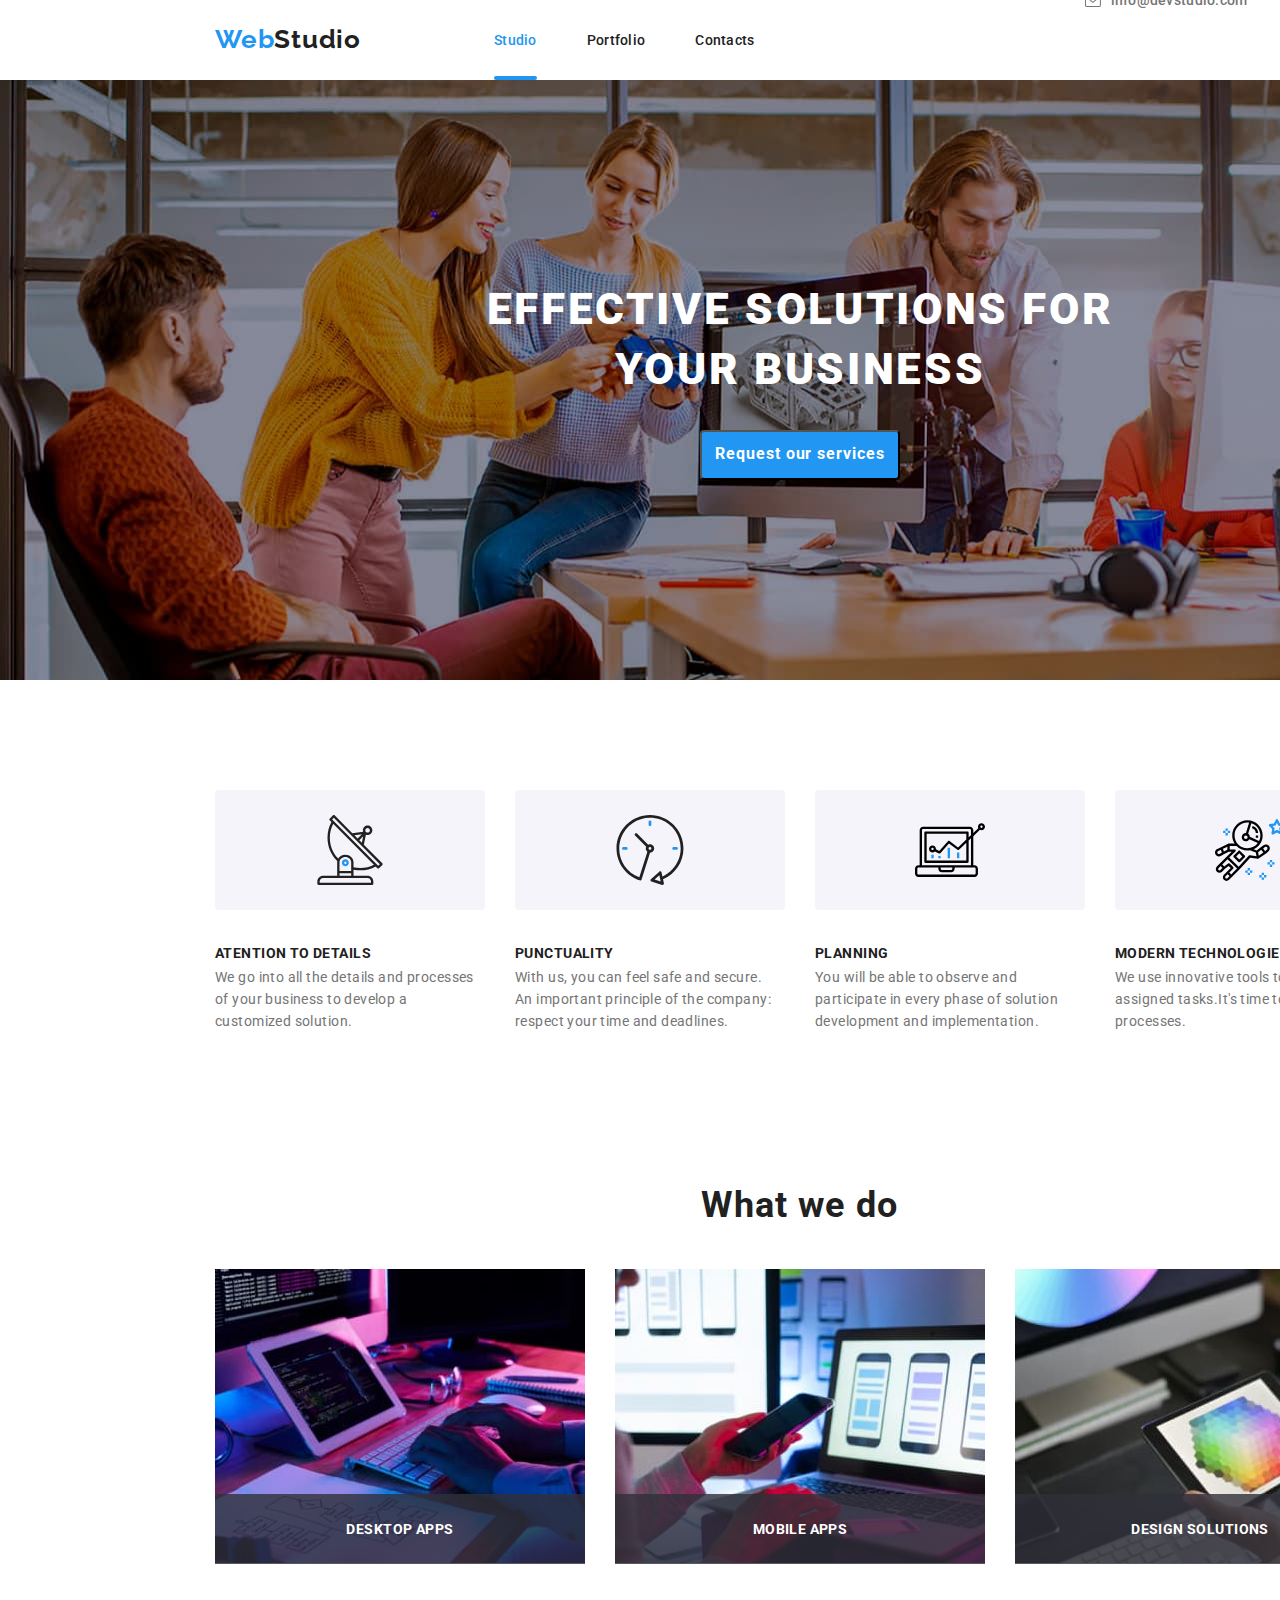
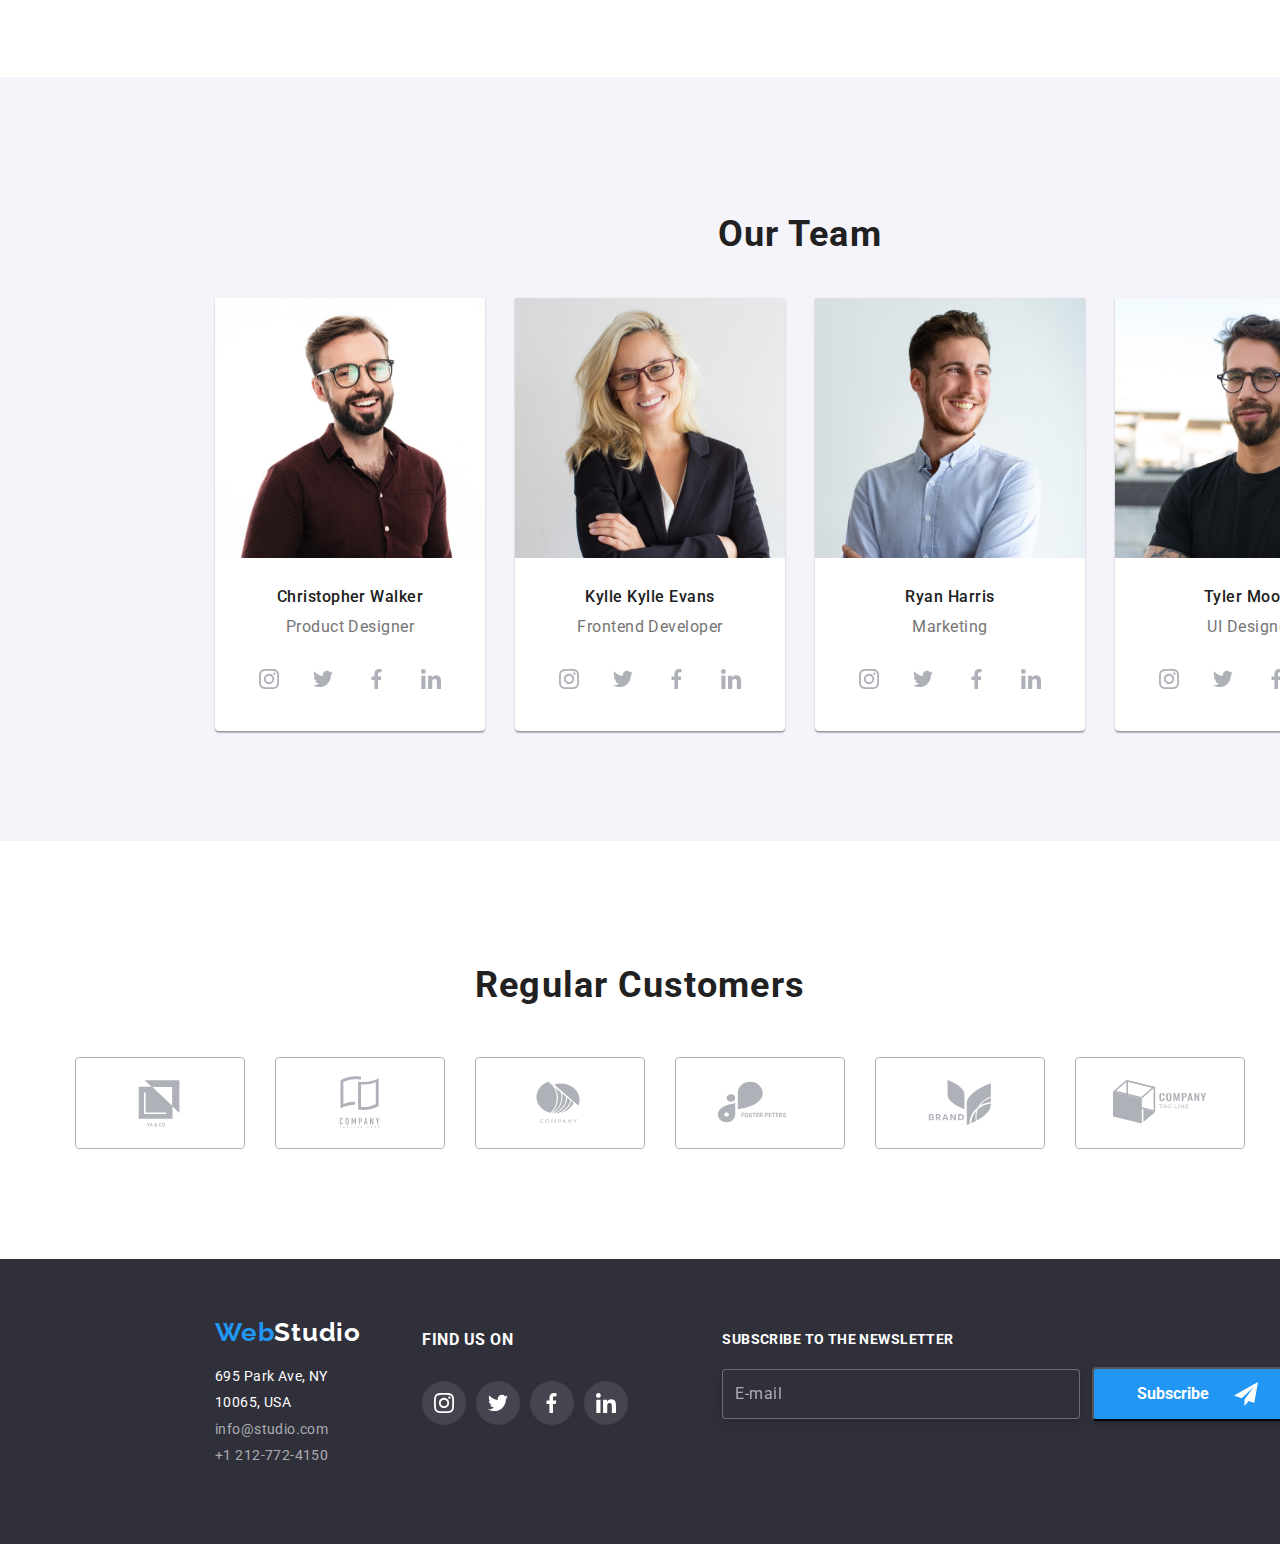
<file: index.html>
<!DOCTYPE html>
<html lang="en">
  <head>
    <meta charset="UTF-8" />
    <meta http-equiv="X-UA-Compatible" content="IE=edge" />
    <meta name="viewport" content="width=device-width, initial-scale=1.0" />
    <link rel="stylesheet" href="modern-nomalize.css" />
    <link rel="stylesheet" href="./css/main.min.css" />
    <title>WebStudio</title>
  </head>
  <body>
    <!-- Header -->
    <header class="global-header">
      <div class="container">
        <a href="https://webstudio.is" class="global-header__logo"
          ><span class="global-header__logo--part">Web</span>Studio</a
        >
        <nav class="global-header__nav">
          <ul class="global-header__menu">
            <li>
              <a
                href="index.html"
                class="studio-link current-page current-page-text-color"
                >Studio</a
              >
            </li>
            <li>
              <a href="portfolio.html" class="portofolio-link">Portfolio</a>
            </li>
            <li>
              <a href="contacts" class="contacts-link">Contacts</a>
            </li>
          </ul>
        </nav>
        <ul class="global-header__adress">
          <li>
            <div class="global-header__icons">
              <a href="mailto:info@devstudio.com" aria-label="mail-icon">
                <svg class="mail-icon">
                  <use href="./images/icons.svg.svg#icon-envelope"></use>
                </svg>
                info@devstudio.com
              </a>
            </div>
          </li>
          <li></li>
          <li>
            <div class="global-header__icons">
              <a href="tel:+12127724150" aria-label="tel-icon">
                <svg class="tel-icon">
                  <use href="./images/icons.svg.svg#icon-smartphone"></use>
                </svg>
                +1 212-772-4150</a
              >
            </div>
          </li>
        </ul>
      </div>
    </header>

    <main>
      <!-- Hero section -->
      <section class="section--hero-section">
        <div class="container">
          <h1 id="hero--title">EFFECTIVE SOLUTIONS FOR YOUR BUSINESS</h1>
          <button type="button" class="form-button" data-modal-open>
            Request our services
          </button>
        </div>
      </section>

      <!-- Ability section -->
      <section class="section--skills-section section">
        <div class="container">
          <ul>
            <li>
              <div class="skills-section__icon">
                <svg>
                  <use href="./images/icons.svg.svg#icon-antenna"></use>
                </svg>
              </div>

              <h3>ATENTION TO DETAILS</h3>
              <p>
                We go into all the details and processes <br />of your business
                to develop a <br />customized solution.
              </p>
            </li>

            <li>
              <div class="skills-section__icon">
                <svg>
                  <use href="./images/icons.svg.svg#icon-clock"></use>
                </svg>
              </div>

              <h3>PUNCTUALITY</h3>
              <p>
                With us, you can feel safe and secure. <br />
                An important principle of the company: <br />
                respect your time and deadlines.
              </p>
            </li>

            <li>
              <div class="skills-section__icon">
                <svg>
                  <use href="./images/icons.svg.svg#icon-diagram"></use>
                </svg>
              </div>
              <h3>PLANNING</h3>
              <p>
                You will be able to observe and <br />
                participate in every phase of solution <br />
                development and implementation.
              </p>
            </li>

            <li>
              <div class="skills-section__icon">
                <svg>
                  <use href="./images/icons.svg.svg#icon-astronaut"></use>
                </svg>
              </div>
              <h3>MODERN TECHNOLOGIES</h3>
              <p>
                We use innovative tools to solve <br />
                assigned tasks.It's time to simplify work <br />
                processes.
              </p>
            </li>
          </ul>
        </div>
      </section>
      <!-- "what we do" section -->
      <section class="section--what-we-do-section section">
        <div class="container">
          <h2>What we do</h2>
          <ul>
            <li class="what-we-do-section_img">
              <img
                src="./images/PC-img.jpg"
                alt="We working on computer"
                width="370"
              />
              <p>DESKTOP APPS</p>
            </li>
            <li class="what-we-do-section_img">
              <img
                src="./images/Phone-img.jpg"
                alt="We working on phone"
                width="370"
              />
              <p>Mobile APPS</p>
            </li>
            <li class="what-we-do-section_img">
              <img
                src="./images/Tablet-img.jpg"
                alt="We working on tablet"
                width="370"
              />
              <p>DESIGN SOLUTIONS</p>
            </li>
          </ul>
        </div>
      </section>
      <!-- Our Team Section -->
      <section class="section--our-team-section section">
        <div class="container">
          <h2>Our Team</h2>
          <ul>
            <li>
              <img
                src="./images/Christopher-Walker.jpg"
                alt="Photo"
                width="270"
              />
              <h4>Christopher Walker</h4>
              <p>Product Designer</p>
              <div class="our-team__card-social-links">
                <a
                  href="https://www.instagram.com/"
                  class="icon"
                  aria-label="Instagram"
                >
                  <svg>
                    <use href="./images/icons.svg.svg#icon-instagram"></use>
                  </svg>
                </a>
                <a
                  href="https://twitter.com/"
                  class="icon"
                  aria-label="Twitter"
                >
                  <svg>
                    <use href="./images/icons.svg.svg#icon-twitter"></use>
                  </svg>
                </a>
                <a
                  href="https://facebook.com/"
                  class="icon"
                  aria-label="Facebook"
                  ><svg>
                    <use href="./images/icons.svg.svg#icon-facebook"></use>
                  </svg>
                </a>
                <a
                  href="https://linkedin.com/"
                  class="icon"
                  aria-label="LinkedIn"
                >
                  <svg>
                    <use href="./images/icons.svg.svg#icon-linkedin"></use>
                  </svg>
                </a>
              </div>
            </li>
            <li>
              <img src="./images/Kylle-Evans.jpg" alt="Photo" width="270" />
              <h4>Kylle Kylle Evans</h4>
              <p>Frontend Developer</p>
              <div class="our-team__card-social-links">
                <a
                  href="https://www.instagram.com/"
                  class="icon"
                  aria-label="Instagram"
                >
                  <svg>
                    <use href="./images/icons.svg.svg#icon-instagram"></use>
                  </svg>
                </a>
                <a
                  href="https://twitter.com/"
                  class="icon"
                  aria-label="Twitter"
                >
                  <svg>
                    <use href="./images/icons.svg.svg#icon-twitter"></use>
                  </svg>
                </a>
                <a
                  href="https://facebook.com/"
                  class="icon"
                  aria-label="Facebook"
                  ><svg>
                    <use href="./images/icons.svg.svg#icon-facebook"></use>
                  </svg>
                </a>
                <a
                  href="https://linkedin.com/"
                  class="icon"
                  aria-label="LinkedIn"
                >
                  <svg>
                    <use href="./images/icons.svg.svg#icon-linkedin"></use>
                  </svg>
                </a>
              </div>
            </li>
            <li>
              <img src="./images/Ryan-Harris.jpg" alt="Photo" width="270" />
              <h4>Ryan Harris</h4>
              <p>Marketing</p>
              <div class="our-team__card-social-links">
                <a
                  href="https://www.instagram.com/"
                  class="icon"
                  aria-label="Instagram"
                >
                  <svg>
                    <use href="./images/icons.svg.svg#icon-instagram"></use>
                  </svg>
                </a>
                <a
                  href="https://twitter.com/"
                  class="icon"
                  aria-label="Twitter"
                >
                  <svg>
                    <use href="./images/icons.svg.svg#icon-twitter"></use>
                  </svg>
                </a>
                <a
                  href="https://facebook.com/"
                  class="icon"
                  aria-label="Facebook"
                  ><svg>
                    <use href="./images/icons.svg.svg#icon-facebook"></use>
                  </svg>
                </a>
                <a
                  href="https://linkedin.com/"
                  class="icon"
                  aria-label="LinkedIn"
                >
                  <svg>
                    <use href="./images/icons.svg.svg#icon-linkedin"></use>
                  </svg>
                </a>
              </div>
            </li>
            <li>
              <img src="./images/Tyler-Moore.jpg" alt="Photo" width="270" />
              <h4>Tyler Moore</h4>
              <p>UI Designer</p>
              <div class="our-team__card-social-links">
                <a
                  href="https://www.instagram.com/"
                  class="icon"
                  aria-label="Instagram"
                >
                  <svg>
                    <use href="./images/icons.svg.svg#icon-instagram"></use>
                  </svg>
                </a>
                <a
                  href="https://twitter.com/"
                  class="icon"
                  aria-label="Twitter"
                >
                  <svg>
                    <use href="./images/icons.svg.svg#icon-twitter"></use>
                  </svg>
                </a>
                <a
                  href="https://facebook.com/"
                  class="icon"
                  aria-label="Facebook"
                  ><svg>
                    <use href="./images/icons.svg.svg#icon-facebook"></use>
                  </svg>
                </a>
                <a
                  href="https://linkedin.com/"
                  class="icon"
                  aria-label="LinkedIn"
                >
                  <svg>
                    <use href="./images/icons.svg.svg#icon-linkedin"></use>
                  </svg>
                </a>
              </div>
            </li>
          </ul>
        </div>
      </section>
      <!-- Regular Customers section -->
      <section class="section--regular-customers-section">
        <div class="container">
          <h2>Regular Customers</h2>
          <ul>
            <li>
              <svg>
                <use href="./images/icons.svg.svg#icon-yaco-logo"></use>
              </svg>
            </li>
            <li>
              <svg>
                <use href="./images/icons.svg.svg#icon-company-logo"></use>
              </svg>
            </li>
            <li>
              <svg>
                <use href="./images/icons.svg.svg#icon-company-logo2"></use>
              </svg>
            </li>
            <li>
              <svg>
                <use href="./images/icons.svg.svg#icon-foster-logo"></use>
              </svg>
            </li>
            <li>
              <svg>
                <use href="./images/icons.svg.svg#icon-brand-logo"></use>
              </svg>
            </li>
            <li>
              <svg>
                <use
                  href="./images/icons.svg.svg#icon-company-tagline-logo"
                ></use>
              </svg>
            </li>
          </ul>
        </div>
      </section>
    </main>
    <!-- Footer -->
    <footer class="section--footer-section global-footer">
      <div class="container global-footer__container">
        <a href="https://webstudio.is" class="global-footer__logo"
          ><span class="global-footer__logo-part">Web</span>Studio</a
        >
        <address>
          <ul>
            <li>
              <a href="-" class="global-footer__adress global-footer__link"
                >695 Park Ave, NY 10065, USA</a
              >
            </li>
            <li>
              <a href="mailto:info@studio.com" class="global-footer__link">info@studio.com</a>
            </li>
            <li>
              <a href="tel:+1212-772-4150" class="global-footer__link">+1 212-772-4150</a>
            </li>
          </ul>
        </address>

        <div class="global-footer__social-links">
          <h4>FIND US ON</h4>
          <div class="global-footer__social-links-icons">
            <a
              href="https://www.instagram.com/"
              class="global-footer__social-links-icon"
              aria-label="Instagram"
            >
              <svg>
                <use href="./images/icons.svg.svg#icon-instagram"></use>
              </svg>
            </a>
            <a
              href="https://twitter.com/"
              class="global-footer__social-links-icon"
              aria-label="Twitter"
            >
              <svg>
                <use href="./images/icons.svg.svg#icon-twitter"></use>
              </svg>
            </a>
            <a
              href="https://facebook.com/"
              class="global-footer__social-links-icon"
              aria-label="Facebook"
              ><svg>
                <use href="./images/icons.svg.svg#icon-facebook"></use>
              </svg>
            </a>
            <a
              href="https://linkedin.com/"
              class="global-footer__social-links-icon"
              aria-label="LinkedIn"
            >
              <svg>
                <use href="./images/icons.svg.svg#icon-linkedin"></use>
              </svg>
            </a>
          </div>
        </div>
        <div class="footer__subscribe-form">
          <h4>Subscribe to the newsletter</h4>
          <div class="form__button">
            <form class="footer__form" name="subscribe">
              <input type="email" name="email" placeholder="E-mail" />
              <button type="submit">
                Subscribe
                <svg>
                  <use href="./images/modalsign.svg.svg#icon-icon-send"></use>
                </svg>
              </button>
            </form>
          </div>
        </div>
      </div>
    </footer>

    <div class="modal is-hidden" data-modal>
      <div class="modal__content">
        <div>
          <button class="modal__close-btn" data-modal-close>&times;</button>
          <div class="modal__form">
            <h4>Leave your information and we'll call you back</h4>
            <form class="modal__form-inputs">
              <label class="modal__form-groups">
                <span class="label-text">Name</span>
                <input
                  type="text"
                  id="name"
                  name="name"
                  autocomplete="additional-name"
                />
                <svg class="form__input-icon">
                  <use
                    href="./images/modalsign.svg.svg#icon-person-black"
                  ></use>
                </svg>
              </label>

              <label class="modal__form-groups">
                <span class="label-text">Telephone</span>
                <input
                  type="tel"
                  id="telephone"
                  name="telephone"
                  autocomplete="tel"
                />
                <svg class="form__input-icon">
                  <use href="./images/modalsign.svg.svg#icon-phone-black"></use>
                </svg>
              </label>
              <label class="modal__form-groups">
                <span class="label-text">E-mail</span>
                <input
                  type="email"
                  id="email"
                  name="email"
                  autocomplete="email"
                />
                <svg class="form__input-icon">
                  <use href="./images/modalsign.svg.svg#icon-email-black"></use>
                </svg>
              </label>

              <label class="modal__form-textarea">
                <span class="label-text">Comments</span>
                <textarea
                  class="textarea"
                  id="comments"
                  rows="5"
                  placeholder="Enter the text"
                ></textarea>
              </label>
              <label class="form__checkbox">
                <input
                  class="form__checkbox-input"
                  type="checkbox"
                  name="checkbox"
                  required
                />

                <div class="form_checked-box">
                  <svg>
                    <use
                      href="./images/modalsign.svg.svg#icon-icon-check"
                    ></use>
                  </svg>
                </div>
                <div class="form_unchecked-box">
                  <svg>
                    <use
                      href="./images/modalsign.svg.svg#icon-unchecked-icon"
                    ></use>
                  </svg>
                </div>
                <span
                  >I agree with the letter and accept the
                  <a href="terms" class="terms">Terms and Conditions</a></span
                >
              </label>
              <button type="submit">Send</button>
            </form>
          </div>
        </div>
      </div>
    </div>

    <script src="./js/modal.js"></script>
  </body>
</html>
</file>
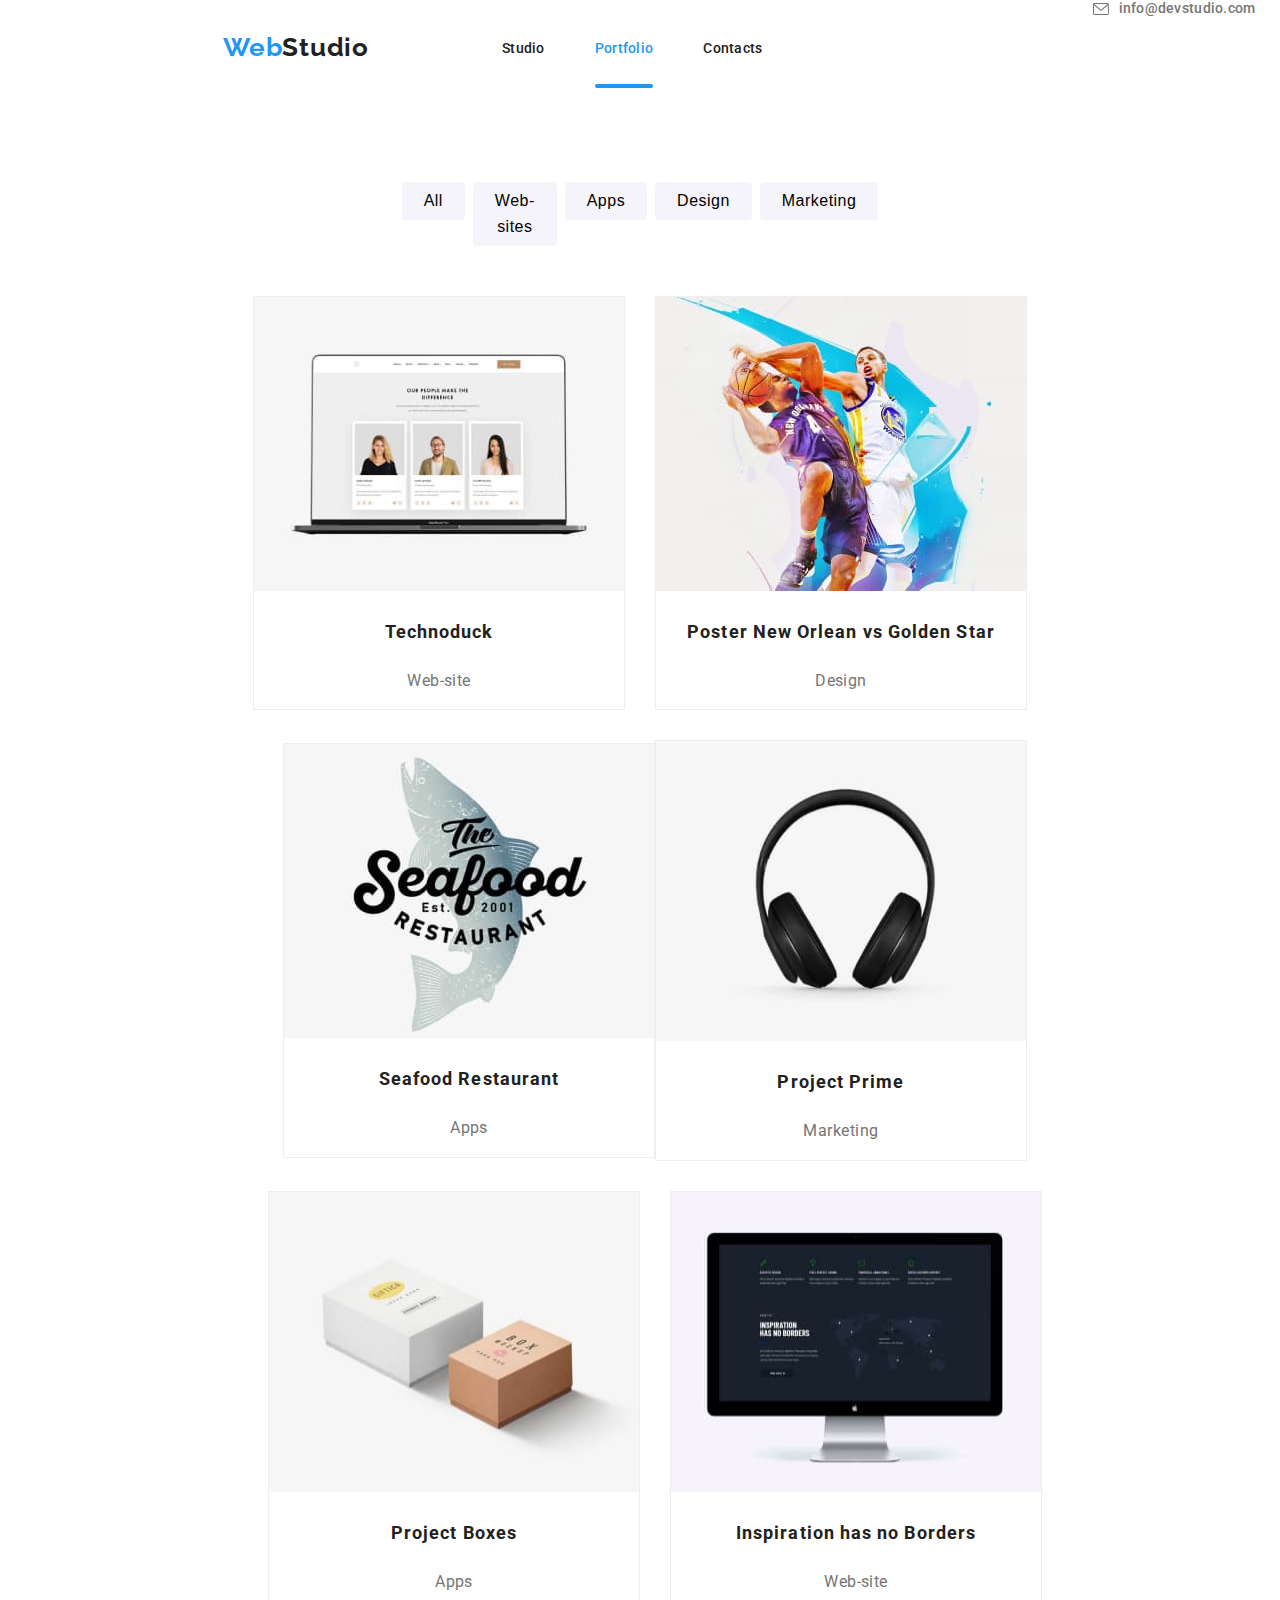
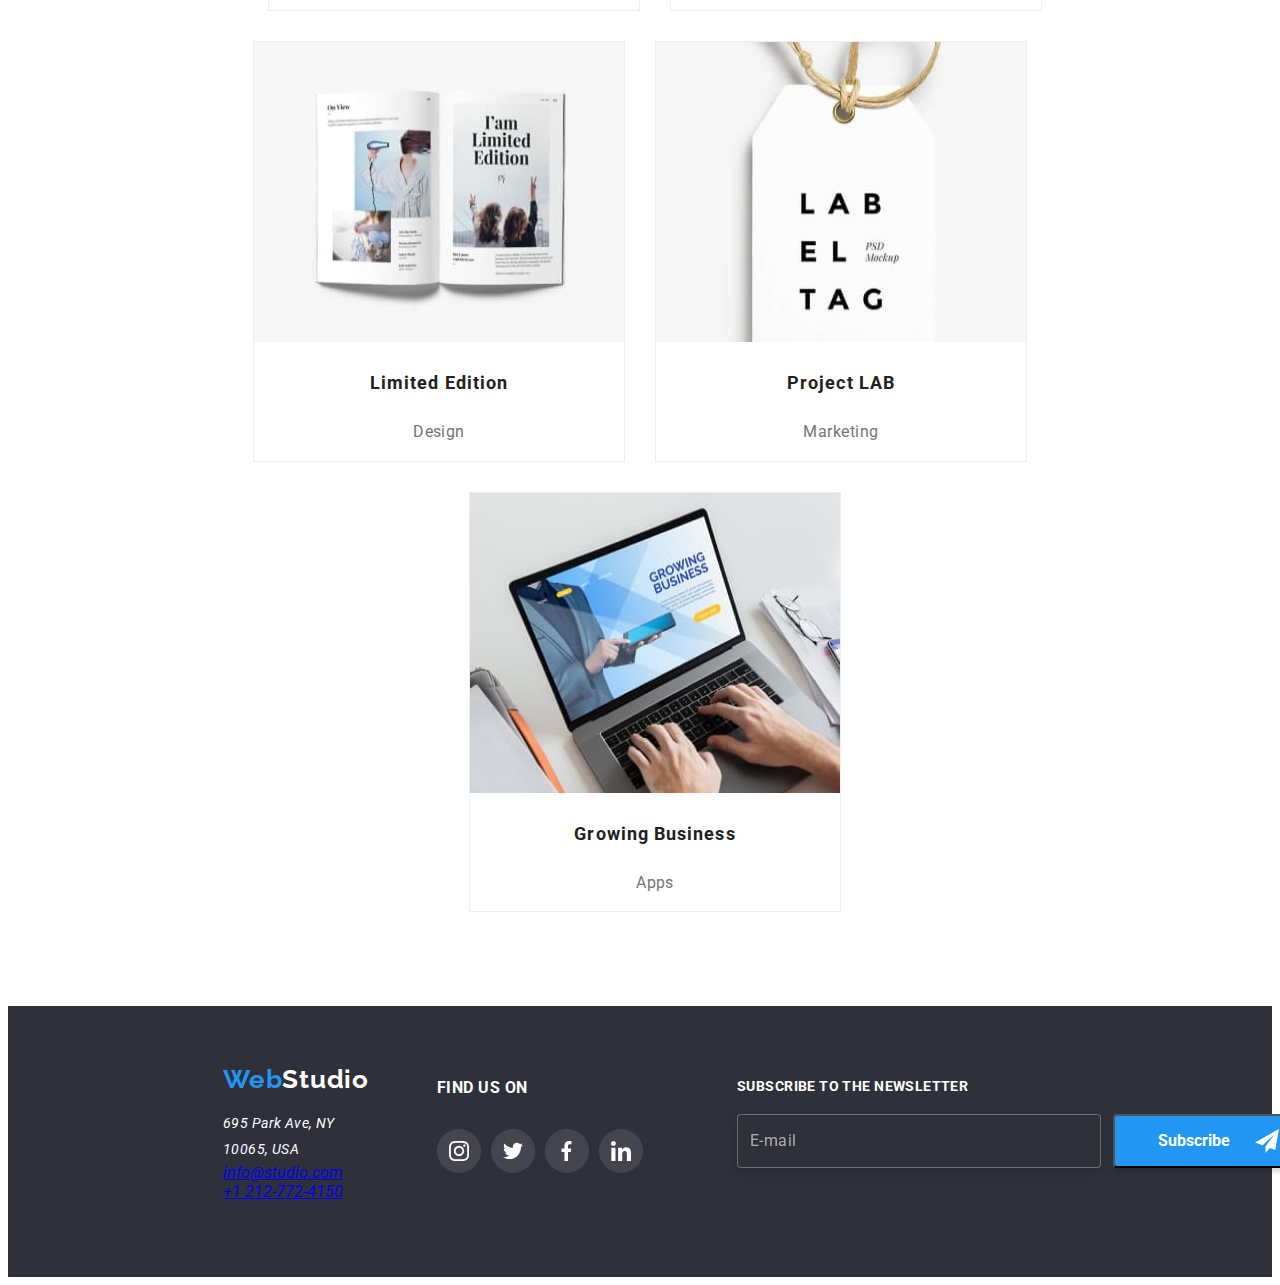
<file: portfolio.html>
<!DOCTYPE html>
<html lang="en">
  <head>
    <meta charset="UTF-8" />
    <meta http-equiv="X-UA-Compatible" content="IE=edge" />
    <meta name="viewport" content="width=device-width, initial-scale=1.0" />
    <link rel="stylesheet" href="./css/main.min.css" />
    <title>WebStudio Portfolio</title>
  </head>
  <body>
    <!-- Header -->
    <header class="global-header">
      <div class="container">
        <a href="https://webstudio.is" class="global-header__logo"
          ><span class="global-header__logo--part">Web</span>Studio</a
        >
        <nav class="global-header__nav">
          <ul class="global-header__menu">
            <li>
              <a href="index.html" class="studio-link">Studio</a>
            </li>
            <li>
              <a
                href="portfolio.html"
                class="portofolio-link current-page current-page-text-color"
                >Portfolio</a
              >
            </li>
            <li>
              <a href="contacts" class="contacts-link">Contacts</a>
            </li>
          </ul>
        </nav>
        <ul class="global-header__adress">
          <li>
            <div class="global-header__icons">
              <a href="mailto:info@devstudio.com" aria-label="mail-icon"
                ><svg class="mail-icon">
                  <use href="./images/icons.svg.svg#icon-envelope"></use>
                </svg>
                info@devstudio.com
              </a>
            </div>
          </li>
          <li></li>
          <li>
            <div class="global-header__icons">
              <a href="tel:+12127724150" aria-label="tel-icon"
                ><svg class="tel-icon">
                  <use href="./images/icons.svg.svg#icon-smartphone"></use>
                </svg>
                +1 212-772-4150
              </a>
            </div>
          </li>
        </ul>
      </div>
    </header>
    <!-- Main Section -->
    <main>
      <ul class="portfolio--filter-buttons container">
        <li>
          <button type="filter__button button">All</button>
        </li>
        <li>
          <button type="filter__button button">Web-sites</button>
        </li>
        <li>
          <button type="filter__button button">Apps</button>
        </li>
        <li>
          <button type="filter__button button">Design</button>
        </li>
        <li>
          <button type="filter__button button">Marketing</button>
        </li>
      </ul>
      <ul class="portfolio__cards container">
        <li class="portfolio-cards__item">
          <div class="overflow">
            <img
              src="./images/technoduck.jpg"
              alt="laptop showing websites"
              width="370"
            />
            <div class="overlay">
              <p>
                Technoduck is a state-of-the-art coronavirus distribution
                platform. Companies use this platform for<br />
                digital espionage and attacks on competitors' secure servers.
              </p>
            </div>
          </div>
          <h4>Technoduck</h4>
          <p>Web-site</p>
        </li>
        <li class="portfolio-cards__item">
          <div class="overflow">
            <img
              src="./images/poster.jpg"
              alt="poster with basketball players"
              width="370"
            />
            <div class="overlay">
              <p>
                Technoduck is a state-of-the-art coronavirus distribution
                platform. Companies use this platform for<br />
                digital espionage and attacks on competitors' secure servers.
              </p>
            </div>
          </div>
          <h4>Poster New Orlean vs Golden Star</h4>
          <p>Design</p>
        </li>
        <li class="portfolio-cards__item">
          <div class="overflow">
            <img
              src="./images/seafood.jpg"
              alt="seafood restaurant logo"
              width="370"
            />
            <div class="overlay">
              <p>
                Technoduck is a state-of-the-art coronavirus distribution
                platform. Companies use this platform for<br />
                digital espionage and attacks on competitors' secure servers.
              </p>
            </div>
          </div>
          <h4>Seafood Restaurant</h4>
          <p>Apps</p>
        </li>
        <li class="portfolio-cards__item">
          <div class="overflow">
            <img
              src="images/project-prime.jpg"
              alt="photo with headphones"
              width="370"
              height="300"
            />
            <div class="overlay">
              <p>
                Technoduck is a state-of-the-art coronavirus distribution
                platform. Companies use this platform for<br />
                digital espionage and attacks on competitors' secure servers.
              </p>
            </div>
          </div>
          <h4>Project Prime</h4>
          <p>Marketing</p>
        </li>
        <li class="portfolio-cards__item">
          <div class="overflow">
            <img
              src="./images/project-boxes.jpg"
              alt="photo with 2 boxes"
              width="370"
              height="300"
            />
            <div class="overlay">
              <p>
                Technoduck is a state-of-the-art coronavirus distribution
                platform. Companies use this platform for<br />
                digital espionage and attacks on competitors' secure servers.
              </p>
            </div>
          </div>
          <h4>Project Boxes</h4>
          <p>Apps</p>
        </li>
        <li class="portfolio-cards__item">
          <div class="overflow">
            <img
              src="./images/inspiration.jpg"
              alt="searching on internet from
          pc"
              width="370"
              height="300"
            />
            <div class="overlay">
              <p>
                Technoduck is a state-of-the-art coronavirus distribution
                platform. Companies use this platform for<br />
                digital espionage and attacks on competitors' secure servers.
              </p>
            </div>
          </div>
          <h4>Inspiration has no Borders</h4>
          <p>Web-site</p>
        </li>
        <li class="portfolio-cards__item">
          <div class="overflow">
            <img
              src="./images/limited-edition.jpg"
              alt="limited edition book"
              width="370"
              height="300"
            />
            <div class="overlay">
              <p>
                Technoduck is a state-of-the-art coronavirus distribution
                platform. Companies use this platform for<br />
                digital espionage and attacks on competitors' secure servers.
              </p>
            </div>
          </div>
          <h4>Limited Edition</h4>
          <p>Design</p>
        </li>
        <li class="portfolio-cards__item">
          <div class="overflow">
            <img
              src="./images/project-lab.jpg"
              alt="photo with label tag"
              width="370"
              height="300"
            />
            <div class="overlay">
              <p>
                Technoduck is a state-of-the-art coronavirus distribution
                platform. Companies use this platform for<br />
                digital espionage and attacks on competitors' secure servers.
              </p>
            </div>
          </div>
          <h4>Project LAB</h4>
          <p>Marketing</p>
        </li>
        <li class="portfolio-cards__item">
          <div class="overflow">
            <img
              src="./images/growing-business.jpg"
              alt="accesing on laptop
          growing bussines app"
              width="370"
              height="300"
            />
            <div class="overlay">
              <p>
                Technoduck is a state-of-the-art coronavirus distribution
                platform. Companies use this platform for<br />
                digital espionage and attacks on competitors' secure servers.
              </p>
            </div>
          </div>
          <h4>Growing Business</h4>
          <p>Apps</p>
        </li>
      </ul>
    </main>
    <!-- Footer -->
    <footer class="section--footer-section global-footer">
      <div class="container global-footer__container">
        <a href="https://webstudio.is" class="global-footer__logo"
          ><span class="global-footer__logo-part">Web</span>Studio</a
        >

        <address>
          <ul>
            <li>
              <a href="-" class="global-footer__adress"
                >695 Park Ave, NY 10065, USA</a
              >
            </li>
            <li>
              <a href="mailto:info@studio.com">info@studio.com</a>
            </li>
            <li>
              <a href="tel:+1212-772-4150">+1 212-772-4150</a>
            </li>
          </ul>
        </address>

        <div class="global-footer__social-links">
          <h4>FIND US ON</h4>
          <div class="global-footer__social-links-icons">
            <a
              href="https://www.instagram.com/"
              class="global-footer__social-links-icon"
              aria-label="Instagram"
            >
              <svg>
                <use href="./images/icons.svg.svg#icon-instagram"></use>
              </svg>
            </a>
            <a
              href="https://twitter.com/"
              class="global-footer__social-links-icon"
              aria-label="Twitter"
            >
              <svg>
                <use href="./images/icons.svg.svg#icon-twitter"></use>
              </svg>
            </a>
            <a
              href="https://facebook.com/"
              class="global-footer__social-links-icon"
              aria-label="Facebook"
              ><svg>
                <use href="./images/icons.svg.svg#icon-facebook"></use>
              </svg>
            </a>
            <a
              href="https://linkedin.com/"
              class="global-footer__social-links-icon"
              aria-label="LinkedIn"
            >
              <svg>
                <use href="./images/icons.svg.svg#icon-linkedin"></use>
              </svg>
            </a>
          </div>
        </div>
        <div class="footer__subscribe-form">
          <h4>Subscribe to the newsletter</h4>
          <div class="form__button">
            <form class="footer__form" name="subscribe">
              <input type="email" name="email" placeholder="E-mail" />
              <button type="submit">
                Subscribe
                <svg>
                  <use href="./images/modalsign.svg.svg#icon-icon-send"></use>
                </svg>
              </button>
            </form>
          </div>
        </div>
      </div>
    </footer>
  </body>
</html>
</file>
<file: modern-nomalize.css>
/*! modern-normalize v1.1.0 | MIT License | https://github.com/sindresorhus/modern-normalize */

/*
Document
========
*/

/**
Use a better box model (opinionated).
*/

*,
::before,
::after {
	box-sizing: border-box;
}

html {
	/* Improve consistency of default fonts in all browsers. (https://github.com/sindresorhus/modern-normalize/issues/3) */
	font-family:
		system-ui,
		'Segoe UI',
		Roboto,
		Helvetica,
		Arial,
		sans-serif,
		'Apple Color Emoji',
		'Segoe UI Emoji';
	line-height: 1.15; /* 1. Correct the line height in all browsers. */
	-webkit-text-size-adjust: 100%; /* 2. Prevent adjustments of font size after orientation changes in iOS. */
	-moz-tab-size: 4; /* 3. Use a more readable tab size (opinionated). */
	tab-size: 4; /* 3 */
}

/*
Sections
========
*/

body {
	margin: 0; /* Remove the margin in all browsers. */
}

/*
Grouping content
================
*/

/**
1. Add the correct height in Firefox.
2. Correct the inheritance of border color in Firefox. (https://bugzilla.mozilla.org/show_bug.cgi?id=190655)
*/

hr {
	height: 0; /* 1 */
	color: inherit; /* 2 */
}

/*
Text-level semantics
====================
*/

/**
Add the correct text decoration in Chrome, Edge, and Safari.
*/

abbr[title] {
	text-decoration: underline dotted;
}

/**
Add the correct font weight in Edge and Safari.
*/

b,
strong {
	font-weight: bolder;
}

/**
1. Improve consistency of default fonts in all browsers. (https://github.com/sindresorhus/modern-normalize/issues/3)
2. Correct the odd 'em' font sizing in all browsers.
*/

code,
kbd,
samp,
pre {
	font-family:
		ui-monospace,
		SFMono-Regular,
		Consolas,
		'Liberation Mono',
		Menlo,
		monospace; /* 1 */
	font-size: 1em; /* 2 */
}

/**
Add the correct font size in all browsers.
*/

small {
	font-size: 80%;
}

/**
Prevent 'sub' and 'sup' elements from affecting the line height in all browsers.
*/

sub,
sup {
	font-size: 75%;
	line-height: 0;
	position: relative;
	vertical-align: baseline;
}

sub {
	bottom: -0.25em;
}

sup {
	top: -0.5em;
}

/*
Tabular data
============
*/

/**
1. Remove text indentation from table contents in Chrome and Safari. (https://bugs.chromium.org/p/chromium/issues/detail?id=999088, https://bugs.webkit.org/show_bug.cgi?id=201297)
2. Correct table border color inheritance in Chrome and Safari. (https://bugs.chromium.org/p/chromium/issues/detail?id=935729, https://bugs.webkit.org/show_bug.cgi?id=195016)
*/

table {
	text-indent: 0; /* 1 */
	border-color: inherit; /* 2 */
}

/*
Forms
=====
*/

/**
1. Change the font styles in all browsers.
2. Remove the margin in Firefox and Safari.
*/

button,
input,
optgroup,
select,
textarea {
	font-family: inherit; /* 1 */
	font-size: 100%; /* 1 */
	line-height: 1.15; /* 1 */
	margin: 0; /* 2 */
}

/**
Remove the inheritance of text transform in Edge and Firefox.
*/

button,
select {
	text-transform: none;
}

/**
Correct the inability to style clickable types in iOS and Safari.
*/

button,
[type='button'],
[type='reset'],
[type='submit'] {
	-webkit-appearance: button;
}

/**
Remove the inner border and padding in Firefox.
*/

::-moz-focus-inner {
	border-style: none;
	padding: 0;
}

/**
Restore the focus styles unset by the previous rule.
*/

:-moz-focusring {
	outline: 1px dotted ButtonText;
}

/**
Remove the additional ':invalid' styles in Firefox.
See: https://github.com/mozilla/gecko-dev/blob/2f9eacd9d3d995c937b4251a5557d95d494c9be1/layout/style/res/forms.css#L728-L737
*/

:-moz-ui-invalid {
	box-shadow: none;
}

/**
Remove the padding so developers are not caught out when they zero out 'fieldset' elements in all browsers.
*/

legend {
	padding: 0;
}

/**
Add the correct vertical alignment in Chrome and Firefox.
*/

progress {
	vertical-align: baseline;
}

/**
Correct the cursor style of increment and decrement buttons in Safari.
*/

::-webkit-inner-spin-button,
::-webkit-outer-spin-button {
	height: auto;
}

/**
1. Correct the odd appearance in Chrome and Safari.
2. Correct the outline style in Safari.
*/

[type='search'] {
	-webkit-appearance: textfield; /* 1 */
	outline-offset: -2px; /* 2 */
}

/**
Remove the inner padding in Chrome and Safari on macOS.
*/

::-webkit-search-decoration {
	-webkit-appearance: none;
}

/**
1. Correct the inability to style clickable types in iOS and Safari.
2. Change font properties to 'inherit' in Safari.
*/

::-webkit-file-upload-button {
	-webkit-appearance: button; /* 1 */
	font: inherit; /* 2 */
}

/*
Interactive
===========
*/

/*
Add the correct display in Chrome and Safari.
*/

summary {
	display: list-item;
}
Footer
© 2023 GitHub, Inc.
Footer navigation
Terms
Privacy
Security
Status
Docs
Contact GitHub
Pricing
API
Training
Blog
About
</file>
<file: css/main.min.css>
@import"https://fonts.googleapis.com/css2?family=Anuphan:wght@600&family=Montserrat:ital,wght@0,400;1,700&family=Open+Sans:wght@400;600;700&family=Raleway:wght@700&family=Roboto:wght@400;500;700;900&display=swap";:root{--p-color-grey: #757575;--gray-color2: #ffffff99;--color-blue: #2196f3;--black: #212121;--white: #fff;--card-overlay-color: rgba(33, 150, 243, 0.9);--form-gray: rgba(117, 117, 117, 1);--footer-background: rgba(47, 48, 58, 1);--icon-background-black: #ffffff1a;--subscribe-form-input: #2f303a;--grey-section: #f5f4fa;--svg-grey: #afb1b8}body{font-family:"Roboto";color:var(--black)}body h1,body h2,body h3,body h4,body h5,body h6{font-weight:700;letter-spacing:.03em}body p{font-weight:400;letter-spacing:.03em;color:var(--p-color-grey)}body button{cursor:pointer}body ul{list-style-type:none}.section>div{padding:94px 215px 94px 215px}.section li+li{margin-left:30px}.section ul{display:flex;padding-inline-start:0}.container{max-width:1600px;margin:0 auto}.global-header .container{display:flex;background-color:var(--white);align-items:center;height:80px}.global-header__logo{margin-left:215px;font-family:"Raleway";font-weight:700;font-size:26px;line-height:1.84;letter-spacing:.03em;text-decoration:none;color:var(--black)}.global-header__logo--part{color:var(--color-blue)}.global-header ul{display:flex}.global-header__nav{padding-inline-start:0;margin-left:93px;margin-block-end:0;margin-block-start:0}.global-header__nav a:hover,.global-header__nav a:focus{cursor:pointer;color:var(--color-blue)}.global-header__nav a{font-weight:500;font-size:14px;line-height:1.88;letter-spacing:.02em;text-decoration:none;color:var(--black);transition:color 250ms cubic-bezier(0.4, 0, 0.2, 1)}.global-header__nav li{position:relative;padding-top:32px;padding-bottom:32px}.global-header__nav li+li{margin-left:50px}.global-header__nav .current-page::after{position:absolute;content:"";background:var(--color-blue);border-radius:2px;height:4px;width:100%;bottom:5px;left:0}.global-header__nav .current-page-text-color{color:var(--color-blue)}.global-header__adress{padding-inline-start:0;margin-left:330px}.global-header__adress a{font-weight:500;font-size:14px;line-height:1.88;letter-spacing:.02em;text-decoration:none;color:var(--p-color-grey);transition:color 250ms cubic-bezier(0.4, 0, 0.2, 1)}.global-header__adress li+li{margin-left:20px}.global-header__adress a:hover,.global-header__adress a:focus{cursor:pointer;color:var(--color-blue)}.global-header__icons .mail-icon{width:16px;height:12px}.global-header__icons .tel-icon{width:10px;height:16px}.global-header__icons svg{margin-right:10px}.global-header__icons a{display:flex;align-items:center}.global-footer{background:var(--footer-background)}.global-footer__container{display:flex;gap:94px;align-items:flex-start;padding-top:60px;padding-left:215px;padding-bottom:60px;position:relative}.global-footer ul{padding-inline-start:0}.global-footer__link{font-style:normal;font-weight:400;font-size:14px;line-height:1.88;letter-spacing:.03em;color:var(--gray-color2);text-decoration:none;transition:color 250ms cubic-bezier(0.4, 0, 0.2, 1)}.global-footer__link:hover,.global-footer__link:focus{cursor:pointer;color:var(--color-blue)}.global-footer__logo{position:absolute;font-family:"Raleway";font-weight:700;font-size:26px;line-height:1.84;letter-spacing:.03em;text-decoration:none;color:var(--white);top:50px;left:215px}.global-footer address{padding-top:28px}.global-footer__adress{font-weight:400;font-size:14px;line-height:1.88;letter-spacing:.03em;color:var(--white);text-decoration:none}.global-footer__logo-part{color:var(--color-blue)}.global-footer__social-links{display:flex;flex-direction:column;padding-top:12px}.global-footer__social-links h4{margin-block-start:0;margin-block-end:0;color:var(--white);margin-bottom:32px}.global-footer__social-links-icons{display:flex;justify-content:flex-start;gap:10px}.global-footer__social-links-icon{display:flex;justify-content:center;align-items:center;background:var(--icon-background-black);width:44px;height:44px;border-radius:100px;transition:background-color 250ms cubic-bezier(0.4, 0, 0.2, 1)}.global-footer__social-links-icon svg{height:20px;width:20px;color:var(--white)}.global-footer__social-links-icon:focus,.global-footer__social-links-icon:hover{cursor:pointer;background:var(--color-blue)}.footer__subscribe-form{display:flex;flex-direction:column;padding-top:12px}.footer__subscribe-form .footer__form{display:flex;align-items:center}.footer__subscribe-form .footer__form button{display:flex;align-items:center;justify-content:center;margin-left:12px;gap:25px;font-family:"Roboto";font-style:normal;font-weight:700;font-size:16px;line-height:30px;color:var(--white);background:var(--color-blue);padding:10px 28px 10px 43px;box-shadow:0px 4px 4px rgba(0,0,0,.15);border-radius:4px}.footer__subscribe-form .footer__form svg{width:24px;height:24px}.footer__subscribe-form h4{padding-bottom:20px;font-family:"Roboto";font-style:normal;font-weight:700;font-size:14px;line-height:16px;letter-spacing:.03em;text-transform:uppercase;color:var(--white);margin-block-end:0;margin-block-start:0}.footer__subscribe-form input{background:var(--subscribe-form-input);border:1px solid rgba(255,255,255,.3);filter:drop-shadow(0px 4px 4px rgba(0, 0, 0, 0.15));border-radius:4px;height:50px;width:358px}.footer__subscribe-form input::placeholder{color:var(--gray-color2);padding-left:10px;font-family:"Roboto";font-style:normal;font-weight:400;font-size:16px;line-height:20px;letter-spacing:.03em}.section--hero-section{display:flex;flex-direction:column;align-items:center;background:url("../images/hero-background-image.jpg") rgba(47,48,58,.4);background-size:cover;margin-block-end:0}.section--hero-section h1{padding-top:200px;padding-left:452px;padding-right:452px;margin-block-end:0;margin-block-start:0;font-weight:900;font-size:44px;line-height:1.36;text-align:center;letter-spacing:.06em;text-transform:uppercase;color:var(--white)}.section--hero-section .form-button{margin:30px 700px 200px 700px;font-weight:700;font-size:16px;line-height:1.53;text-align:center;letter-spacing:.06em;color:var(--white);background:var(--color-blue);width:200px;height:50px;box-shadow:0px 4px 4px rgba(0,0,0,.1490196078);border-radius:4px}.section--skills-section div{padding-bottom:0}.section--skills-section h3{font-size:14px;line-height:1.88;text-transform:uppercase;margin-block-end:0;margin-block-start:0}.section--skills-section p{font-size:14px;line-height:1.58;margin-block-end:0;margin-block-start:0}.section--skills-section svg{width:70px;height:70px}.section--skills-section .skills-section__icon{display:flex;justify-content:center;align-items:center;width:270px;height:120px;background:var(--grey-section);border-radius:4px;margin-bottom:30px}.section--what-we-do-section h2{font-size:36px;line-height:1.86;margin-left:486px}.section--what-we-do-section .what-we-do-section_img{position:relative}.section--what-we-do-section p{font-family:"Roboto";font-style:normal;font-weight:700;line-height:16px;font-size:14px;line-height:16px;text-transform:uppercase;background:rgba(47,48,58,.8);color:var(--white);position:absolute;bottom:3px;overflow:hidden;width:370px;height:70px;display:flex;justify-content:center;align-items:center;margin-block-end:0;margin-block-start:0}.section--our-team-section{background-color:var(--grey-section)}.section--our-team-section h2{font-size:36px;line-height:1.86;margin-left:503px}.section--our-team-section h4{font-weight:500;font-size:16px;line-height:1.84;text-align:center;margin-block-start:0;margin-block-end:0;padding-top:20px}.section--our-team-section p{font-size:16px;line-height:1.84;text-align:center;margin-block-start:0;margin-block-end:0}.section--our-team-section li{background-color:var(--white);border-radius:0px 0px 4px 4px;box-shadow:0px 1px 3px rgba(0,0,0,.1215686275),0px 1px 1px rgba(0,0,0,.1411764706),0px 2px 1px rgba(0,0,0,.2)}.section--our-team-section .our-team__card-social-links{display:flex;justify-content:center;gap:10px;padding-top:16px;padding-bottom:30px}.section--our-team-section .our-team__card-social-links svg{width:20px;height:20px}.section--our-team-section .our-team__card-social-links a{color:var(--svg-grey);display:flex;justify-content:center;align-items:center;width:44px;height:44px;border-radius:100px;transition:background-color 250ms cubic-bezier(0.4, 0, 0.2, 1)}.section--our-team-section .our-team__card-social-links a:hover,.section--our-team-section .our-team__card-social-links a:focus{cursor:pointer;color:var(--white);background:var(--color-blue)}.section--regular-customers-section{padding-top:94px;padding-bottom:94px}.section--regular-customers-section h2{font-size:36px;line-height:1.16;text-align:center}.section--regular-customers-section .container ul{display:flex;justify-content:center;gap:30px;margin-top:50px;color:var(--svg-grey)}.section--regular-customers-section .container ul li{display:flex;justify-content:center;align-items:center;width:170px;height:92px;border:1px solid var(--svg-grey);border-radius:4px;transition:color 250ms cubic-bezier(0.4, 0, 0.2, 1)}.section--regular-customers-section .container ul li:hover,.section--regular-customers-section .container ul li:focus{cursor:pointer;color:var(--color-blue);border:1px solid var(--color-blue)}.section--regular-customers-section svg{width:106px;height:60px}.portfolio--filter-buttons{display:flex;justify-content:center;margin-left:542px;margin-right:542px;margin-top:94px;margin-bottom:20px;padding-inline-start:0px}.portfolio--filter-buttons button{font-weight:500;font-size:16px;line-height:1.62;letter-spacing:.03em;border:0;background:var(--grey-section);padding:6px 22px 6px 22px;border-radius:4px;transition:background-color 250ms cubic-bezier(0.4, 0, 0.2, 1)}.portfolio--filter-buttons button:hover,.portfolio--filter-buttons button:focus{cursor:pointer;background-color:var(--color-blue);color:var(--white);box-shadow:0px 3px 1px rgba(0,0,0,.1019607843),0px 1px 2px rgba(0,0,0,.0784313725),0px 2px 2px rgba(0,0,0,.1215686275)}.portfolio--filter-buttons li+li{margin-left:8px}.portfolio-cards__item .overlay{position:absolute;width:100%;height:100%;background:var(--card-overlay-color);bottom:0;left:0;transform:translatey(100%);transition:transform 250ms cubic-bezier(0.4, 0, 0.2, 1)}.portfolio-cards__item .overlay p{font-family:"Roboto";font-style:normal;color:var(--white);padding:63px 24px 91px 24px;text-align:left}.portfolio-cards__item:hover .overlay{transform:translatey(0)}.portfolio__cards{display:flex;flex-wrap:wrap;align-items:center;justify-content:center;margin-left:215px;margin-right:215px;margin-bottom:0;margin-top:0;padding-inline-start:0;padding-bottom:94px}.portfolio__cards h4{text-align:center;font-size:18px;line-height:1.45;letter-spacing:.06em}.portfolio__cards p{text-align:center;font-size:16px;line-height:1.53}.portfolio__cards li{margin-left:30px;margin-top:30px;border:1px solid #eee}.portfolio__cards li:hover,.portfolio__cards li:focus{cursor:pointer;box-shadow:0px 1px 1px rgba(0,0,0,.1215686275),0px 4px 4px rgba(0,0,0,.0588235294),1px 4px 6px rgba(0,0,0,.1607843137)}.portfolio__cards li:focus{cursor:pointer;box-shadow:0px 1px 1px rgba(0,0,0,.1215686275),0px 4px 4px rgba(0,0,0,.0588235294),1px 4px 6px rgba(0,0,0,.1607843137)}.overflow{position:relative;overflow:hidden}.overlay{transform:translatey(0)}.portfolio__cards li:nth-child(3n+1){margin-left:0}.modal{position:fixed;top:0;bottom:0;left:0;right:0;background:rgba(0,0,0,.2);display:flex;justify-content:center;align-items:center;opacity:1;transition:opacity 250ms cubic-bezier(0.4, 0, 0.2, 1);transition:transform 250ms cubic-bezier(0.4, 0, 0.2, 1)}.modal__content{width:528px;height:581px;background:var(--white);box-shadow:0px 1px 3px rgba(0,0,0,.12),0px 1px 1px rgba(0,0,0,.14),0px 2px 1px rgba(0,0,0,.2);border-radius:4px;position:relative}.modal__close-btn{position:absolute;right:8px;top:8px;width:30px;height:30px;background:var(--white);border:1px solid rgba(0,0,0,.1019607843);border-radius:40px}.is-hidden{transform:scale(1.1);pointer-events:auto;opacity:0;visibility:hidden}.modal__form{display:flex;flex-direction:column;align-items:center}.modal__form h4{margin-block-end:0;margin-block-start:0;padding-top:40px;padding-bottom:12px;font-family:"Roboto";font-style:normal;font-weight:700;font-size:20px;line-height:23px;text-align:center;letter-spacing:.03em;color:var(--black)}.modal__form-groups{transition:color 250ms cubic-bezier(0.4, 0, 0.2, 1);display:flex;flex-direction:column;position:relative;gap:4px;font-family:"Roboto";font-style:normal;font-weight:400;font-size:12px;line-height:14px;letter-spacing:.01em}.modal__form-groups:focus-within{transform:translatey(0);color:var(--color-blue)}.modal__form-groups:focus-within .label-text{color:var(--color-blue);transform:translatey(0)}.modal__form-groups:focus-within .form__input-icon{transform:translatey(0);color:var(--color-blue)}.modal__form-groups:focus-within input{outline:none;border-color:var(--color-blue)}.modal__form-groups input{width:448px;height:40px;border:1px solid rgba(33,33,33,.2);border-radius:4px;padding-left:35px}.modal__form-groups .label-text{transition:color 250ms cubic-bezier(0.4, 0, 0.2, 1);color:#757575}.modal__form-groups .form__input-icon{transition:color 250ms cubic-bezier(0.4, 0, 0.2, 1);position:absolute;width:17px;left:10px;bottom:-55px}.modal__form-inputs{display:flex;flex-direction:column;align-items:center;gap:10px}.modal__form-inputs button{font-family:"Roboto";font-style:normal;font-weight:700;font-size:16px;line-height:30px;letter-spacing:.06em;color:#fff;padding:10px 80px;background:#2196f3;box-shadow:0px 4px 4px rgba(0,0,0,.1490196078);border-radius:4px}.modal__form-textarea{transition:color 250ms cubic-bezier(0.4, 0, 0.2, 1);display:flex;flex-direction:column;gap:4px;font-family:"Roboto";font-style:normal;font-weight:400;font-size:12px;line-height:14px;letter-spacing:.01em;color:#757575}.modal__form-textarea:focus-within{transform:translatey(0);color:var(--color-blue)}.modal__form-textarea:focus-within textarea{outline:none;border-color:var(--color-blue)}.modal__form-textarea textarea{width:448px;height:120px;border:1px solid rgba(33,33,33,.2);border-radius:4px;padding:12px 16px}.modal__form .form__checkbox{position:relative;font-family:"Roboto";font-style:normal;font-weight:400;font-size:14px;line-height:24px;letter-spacing:.03em;color:#757575}.modal__form .form__checkbox-input{visibility:hidden}.modal__form .form__checkbox-input:checked~.form_unchecked-box{display:none}.modal__form .form__checkbox-input:checked+.form_checked-box{display:block}.modal__form .form__checkbox .form_checked-box{top:2px;left:-4px;display:none;position:absolute}.modal__form .form__checkbox .form_unchecked-box{top:2px;left:-4px;display:block;position:absolute}.modal__form .form__checkbox .terms{color:var(--color-blue)}.modal__form .form_checked-box svg,.modal__form .form_unchecked-box svg{width:16px;height:15px}/*# sourceMappingURL=main.min.css.map */
</file>
